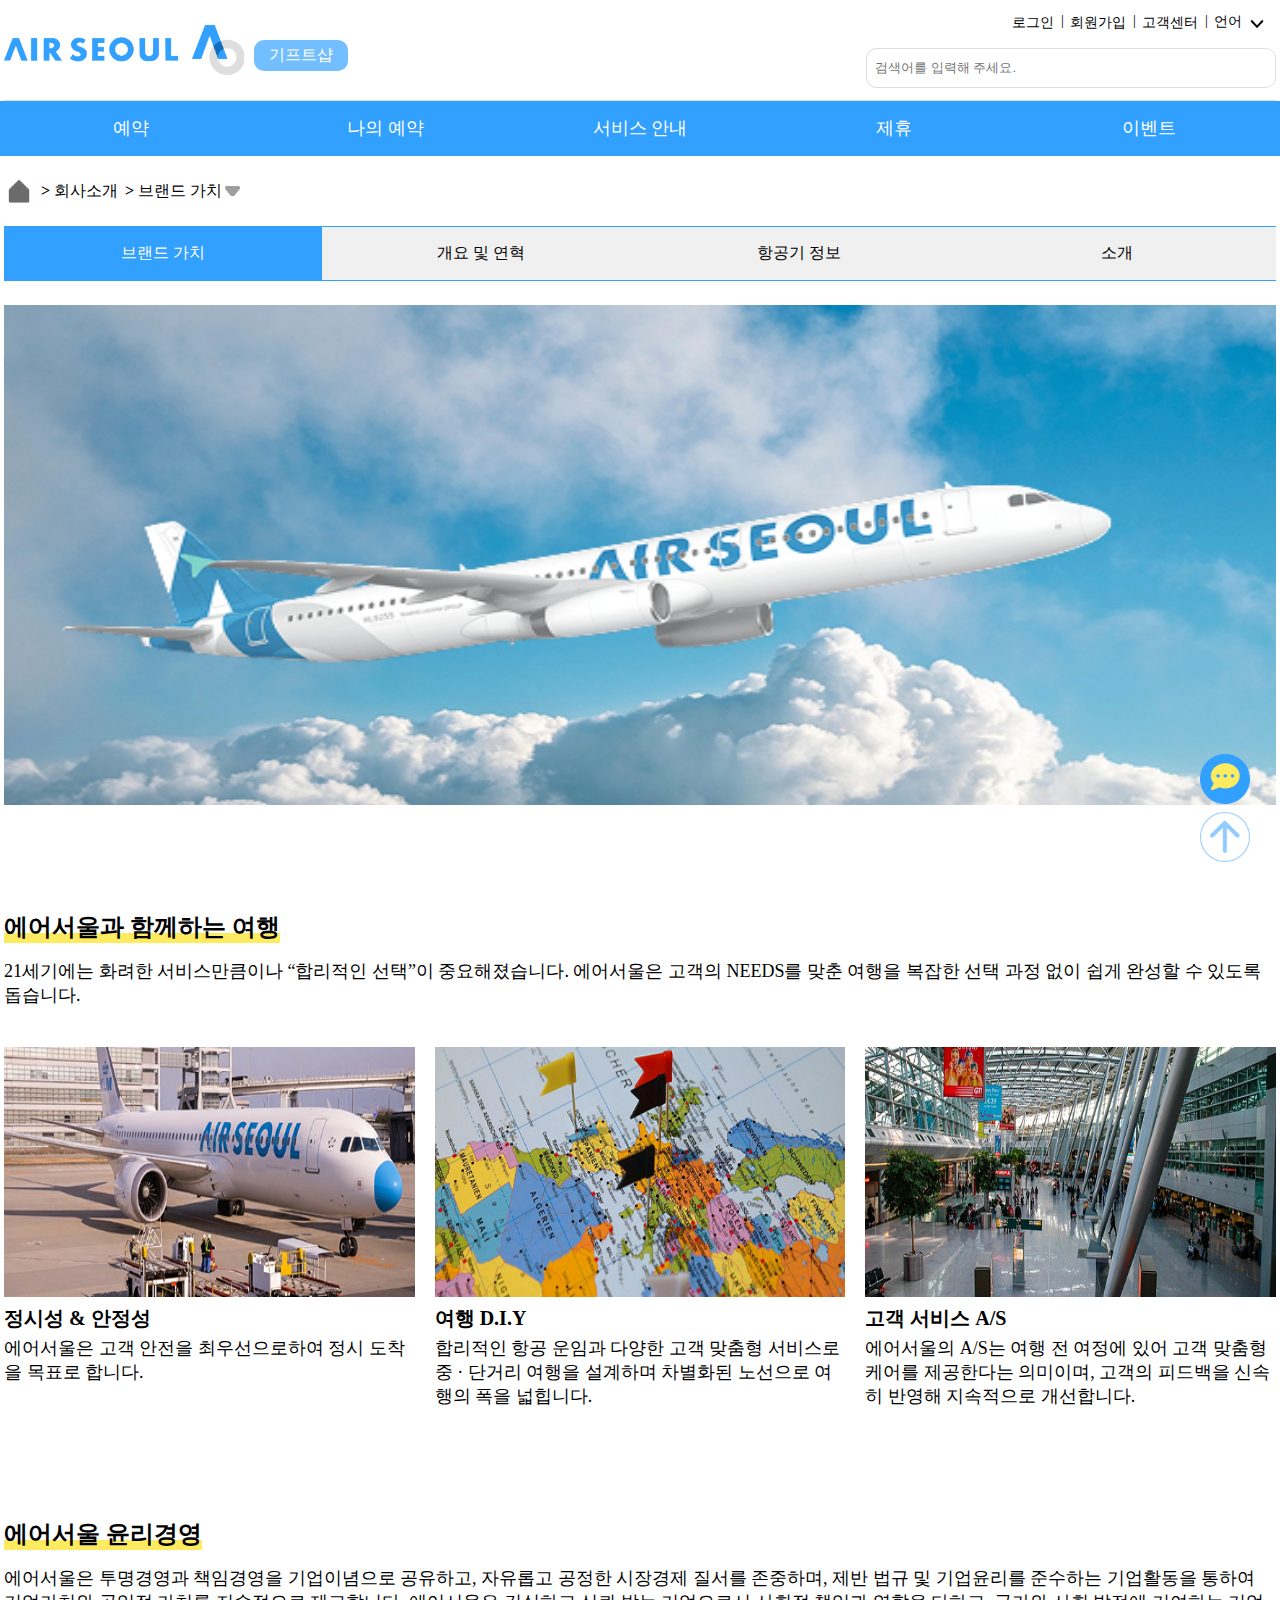
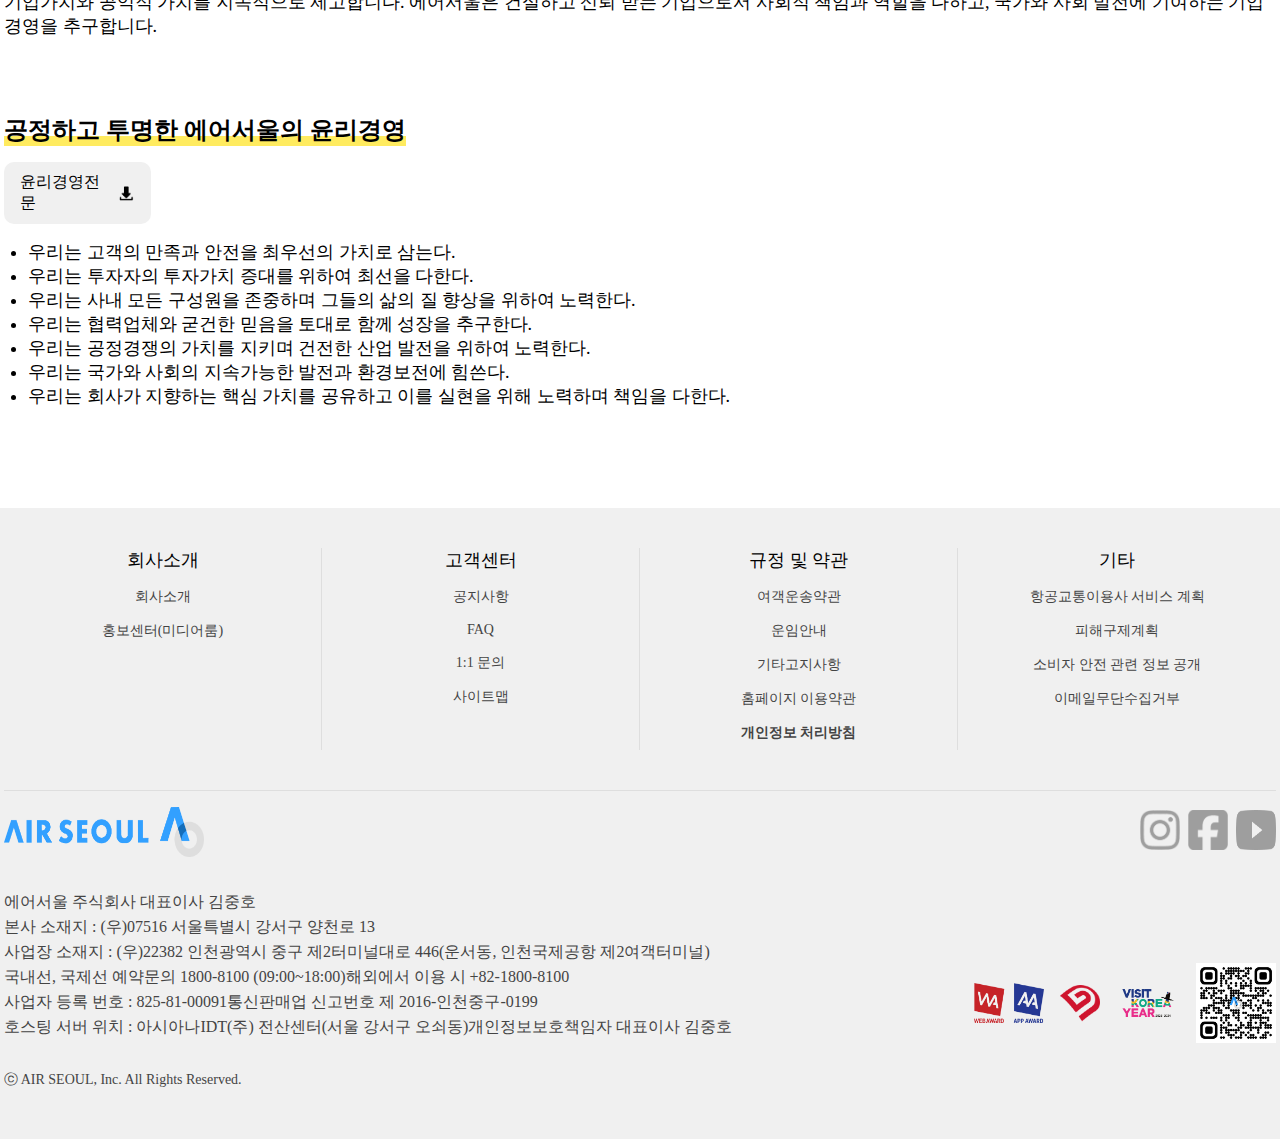
<file: sub_page/sub_page.html>
<!DOCTYPE html>
<html lang="ko">
<head>
    <meta charset="UTF-8">
    <meta name="viewport" content="width=device-width, initial-scale=1.0">
    <title>AIR SEOUL</title>
    <link rel="shortcut icon" href="../images/logo_icon.png" type="image/x-icon">
    <link rel="stylesheet" href="./css/brand_value.css">
    <link rel="preconnect" href="https://fonts.googleapis.com">
    <link rel="preconnect" href="https://fonts.gstatic.com" crossorigin>
    <link href="https://fonts.googleapis.com/css2?family=Noto+Sans+KR:wght@100..900&display=swap" rel="stylesheet">
    <script src="https://cdnjs.cloudflare.com/ajax/libs/jquery/3.7.1/jquery.min.js"></script>
    <script src="./js/brand_value.js"></script>
    <script>
        $(function(){
            const hamBtn = $('.hamburger_img');
            const gnb = $('.mo_gnb');
            const gnbClose = $('.close_img');

            hamBtn.on('click', () => {
                gnb.stop().animate({
                    left: '0%'
                },500);
                $('body').addClass('no_scroll');
            });

            gnbClose.on('click', () =>{
                gnb.stop().animate({
                    left: '100%'
                },500);
                $('body').removeClass('no_scroll');
            });
            // mobile_gnb_open_close

            $('.quick_menu .quick_top').on('click', (e) => {
                e.preventDefault();
                $('html, body').animate({scrollTop: 0}, 1000);
            });
            // quick_top
        });
    </script>
</head>
<body>
    <div class="header_outer">
        <header class="header">
            <a href="../index.html" class="back_img"></a>
            <h3 class="title">브랜드 가치</h3>
            <a href="../index.html" class="logo_img"></a>
            <a href="#" class="header_gift">기프트샵</a>
            <div class="hamburger_img"></div>
            <div class="header_right">
                <ul class="header_group">
                    <li><a href="#">로그인</a></li>
                    <li><a href="#">회원가입</a></li>
                    <li><a href="#">고객센터</a></li>
                    <li><a href="#">
                        <div class="lang_select">
                            <button class="select_btn">언어</button>
                            <ul>
                                <li data-value="1">한국어</li>
                                <li data-value="2">English</li>
                                <li data-value="3">日本語</li>
                                <li data-value="4">简体中文</li>
                                <li data-value="5">繁體中文</li>
                            </ul>
                        </div>
                    </a></li>
                </ul>
                <input type="search" class="header_search" placeholder="검색어를 입력해 주세요.">
                <div class="search_box">
                    <button class="search_txt">#마일리지</button>
                    <button class="search_txt">#사전 좌석 배정</button>
                    <button class="search_txt">#마일리지 적립</button>
                    <button class="search_txt">#마일리지 사용</button>
                    <button class="search_txt">#탑승 확인서</button>
                    <button class="search_txt">#체크인</button>
                    <button class="search_txt">#성수기</button>
                </div>
            </div>
        </header>
    </div>
    <!-- header -->

    <nav class="gnb">
        <ul class="gnb_menu">
            <li>
                <a href="./sub_page.html">
                    <p class="gnb_title">예약</p>
                </a>
                <ul class="gnb_sub_menu">
                    <li><a href="./sub_page.html">
                        항공권 예매
                    </a></li>
                    <li><a href=".e/sub_page.html">
                        운항 정보
                    </a></li>
                    <li><a href="./sub_page.html">
                        예약/운임/수수료 안내
                    </a></li>
                </ul>
            </li>
            <li>
                <a href="./sub_page.html">
                    <p class="gnb_title">나의 예약</p>
                </a>
                <ul class="gnb_sub_menu">
                    <li><a href="./sub_page.html">
                        예약 조회/변경/환불
                    </a></li>
                    <li><a href="./sub_page.html">
                        온라인 체크인
                    </a></li>
                    <li><a href="./sub_page.html">
                        부가서비스 추가 구매
                    </a></li>
                </ul>
            </li>
            <li>
                <a href="./sub_page.html">
                    <p class="gnb_title">서비스 안내</p>
                </a>
                <ul class="gnb_sub_menu">
                    <li><a href="./sub_page.html">
                        공항 서비스
                    </a></li>
                    <li><a href="./sub_page.html">
                        도움이 필요한 고객
                    </a></li>
                    <li><a href="./sub_page.html">
                        반려동물 동반 고객
                    </a></li>
                    <li><a href="./sub_page.html">
                        양식 다운로드
                    </a></li>
                    <li><a href="./sub_page.html">
                        기내 서비스
                    </a></li>
                    <li><a href="./sub_page.html">
                        부가 서비스
                    </a></li>
                </ul>
            </li>
            <li>
                <a href="./sub_page.html">
                    <p class="gnb_title">제휴</p>
                </a>
                <ul class="gnb_sub_menu">
                    <li><a href="./sub_page.html">
                        제휴사
                    </a></li>
                    <li><a href="/sub_page.html">
                        호텔
                    </a></li>
                    <li><a href="./sub_page.html">
                        렌터카
                    </a></li>
                    <li><a href="./sub_page.html">
                        투어/액티비티
                    </a></li>
                    <li><a href="./sub_page.html">
                        여행 보험
                    </a></li>
                    <li><a href="./sub_page.html">
                        제휴카드
                    </a></li>
                </ul>
            </a></li>
            <li>
                <a href="./sub_page.html">
                    <p class="gnb_title">이벤트</p>
                </a>
                <ul class="gnb_sub_menu">
                    <li><a href="./sub_page.html">
                        이벤트/프로모션
                    </a></li>
                    <li><a href="./sub_page.html">
                        서울패스
                    </a></li>
                </ul>
            </li>
        </ul>
    </nav>
    <!-- gnb -->
    
    <nav class="mo_gnb">
        <div class="gnb_top">
            <div class="lang_box">
                <div class="globe"></div>
                <div class="lang_select">
                    <button class="select_btn">한국어</button>
                    <ul>
                        <li data-value="1">한국어</li>
                        <li data-value="2">English</li>
                        <li data-value="3">日本語</li>
                        <li data-value="4">简体中文</li>
                        <li data-value="5">繁體中文</li>
                    </ul>
                </div>
            </div>
            <div class="line_char">
                <div class="line_img">
                    <img src="./images/kakao_icon_main01.png" alt="">
                </div>
                <div class="line_img">
                    <img src="./images/kakao_icon_main03.png" alt="">
                </div>
                <div class="line_img">
                    <img src="./images/kakao_icon_main05.png" alt="">
                </div>
                <div class="line_img">
                    <img src="./images/kakao_icon_main06.png" alt="">
                </div>
                <div class="line_img">
                    <img src="./images/kakao_icon_main02.png" alt="">
                </div>
            </div>
            <div class="close_img"></div>
        </div>
        <div class="gnb_mid">
            <div class="gnb_mid_flex">
                <h3>로그인 하시고<br/>
                다양한 서비스를 이용하세요!</h3>
                <div class="account">
                    <button class="sign_btn">회원가입</button>
                    <button class="login_btn">로그인</button>
                </div>
            </div>
            <input type="search" placeholder="검색어를 입력해 주세요.">
            <div class="zoom_img">
                <img src="./images/zoom_icon.png" alt="">
            </div>
        </div>
        <div class="bg"></div>
        <div class="gnb_bottom">
            <div class="gnb_meta">
                <a href="#booking" class="meta_on">예약</a>
                <a href="#my_booking">나의 예약</a>
                <a href="#sevice_guid">서비스 안내</a>
                <a href="#partnership">제휴</a>
                <a href="#event">이벤트</a>
                <a href="#about_us">회사소개</a>
            </div>
            <div class="menu" id="booking">
                <h3 class="first">예약</h3>
                <ul>
                    <li><a href="#">항공권 예매</a></li>
                    <li><a href="#">운항 정보 </a></li>
                    <li><a href="#">예약/운임/수수료 안내 </a></li>
                </ul>
            </div>
            <div class="menu" id="my_booking">
                <h3>나의 예약</h3>
                <ul>
                    <li><a href="#">예약 조회/변경/환불 </a></li>
                    <li><a href="#">온라인 체크인 </a></li>
                    <li><a href="#">부가서비스 추가 구매</a></li>
                </ul>
            </div>
            <div class="menu" id="sevice_guid">
                <h3>서비스 안내</h3>
                <ul>
                    <li><a href="#">공항 서비스 </a></li>
                    <li><a href="#">도움이 필요한 고객 </a></li>
                    <li><a href="#">민트펫 동반 고객</a></li>
                    <li><a href="#">양식 다운로드</a></li>
                    <li><a href="#">기내 서비스</a></li>
                    <li><a href="#">부가 서비스</a></li>
                </ul>
            </div>
            <div class="menu" id="partnership">
                <h3>제휴</h3>
                <ul>
                    <li><a href="#">제휴사 </a></li>
                    <li><a href="#">호텔 </a></li>
                    <li><a href="#">렌터카</a></li>
                    <li><a href="#">투어/액티비티</a></li>
                    <li><a href="#">여행 보험</a></li>
                    <li><a href="#">제휴 카드</a></li>
                </ul>
            </div>
            <div class="menu" id="event">
                <h3>이벤트</h3>
                <ul>
                    <li><a href="#">이벤트 프로모션 </a></li>
                    <li><a href="#">민트 패스 </a></li>
                </ul>
            </div>
            <div class="menu" id="about_us">
                <h3>회사소개</h3>
                <ul>
                    <li><a href="#">브랜드 가치 </a></li>
                    <li><a href="#">개요 및 연혁 </a></li>
                    <li><a href="#">항공기 정보</a></li>
                    <li><a href="#">CI 소개</a></li>
                </ul>
            </div>
            <div class="menu">
                <a href="#" class="giftshop">기프트샵</a>
            </div>
        </div>
    </nav>
    <!-- mo_gnb -->

    <nav class="breadcrumb">
        <ul>
            <li><a href="../index.html" class="home_img">
                <img src="./images/home_icon.png" alt="">
            </a></li>
            <li><a href="./sub_page.html">회사소개</a></li>
            <li>
                <div class="bread_select">
                    <button class="select_btn">브랜드 가치</button>
                    <ul>
                        <li data-value="1">브랜드 가치</li>
                        <li data-value="2">개요 및 연혁</li>
                        <li data-value="3">항공기 정보</li>
                        <li data-value="4">소개</li>
                    </ul>
                </div>
            </li>
        </ul>
    </nav>
    <!-- breadcrumb -->

    <ul class="about_us_list">
        <li class="list_on"><a href="#">
            <p>브랜드 가치</p>
        </a></li>
        <li><a href="#">
            <p>개요 및 연혁</p>
        </a></li>
        <li><a href="#">
            <p>항공기 정보</p>
        </a></li>
        <li><a href="#">
            <p>소개</p>
        </a></li>
    </ul>
    <!-- about_us_list -->

    <section class="wrap">
        <div class="airport_img">
            <img src="./images/airport.png" alt="">
        </div>

        <h3 class="title">에어서울과 함께하는 여행</h3>
        <p class="sub_title">
            21세기에는 화려한 서비스만큼이나 “합리적인 선택”이 중요해졌습니다.
            에어서울은 고객의 NEEDS를 맞춘 여행을 복잡한 선택 과정 없이 쉽게 완성할 수 있도록 돕습니다.
        </p>

        <div class="con_flex">
            <div class="con_box">
                <div class="con_airport_img">
                    <img src="./images/air_port.png" alt="">
                </div>
                <div class="con_txt">
                    <p class="bold">정시성 & 안정성</p>
                    <p>에어서울은 고객 안전을 최우선으로하여 정시 도착을 목표로 합니다.</p>
                </div>
            </div>

            <div class="con_box">
                <div class="con_trip_img">
                    <img src="./images/trip.png" alt="">
                </div>
                <div class="con_txt">
                    <p class="bold">여행 D.I.Y</p>
                    <p>합리적인 항공 운임과 다양한 고객 맞춤형 서비스로 중 · 단거리 여행을 설계하며 차별화된 노선으로 여행의 폭을 넓힙니다.</p>
                </div>
            </div>
            
            <div class="con_box">
                <div class="con_customer_img">
                    <img src="./images/customer.png" alt="">
                </div>
                <div class="con_txt">
                    <p class="bold">고객 서비스 A/S</p>
                    <p class="ma_bo">에어서울의 A/S는 여행 전 여정에 있어 고객 맞춤형 케어를 제공한다는 의미이며, 고객의 피드백을 신속히 반영해 지속적으로 개선합니다.</p>
                </div>
            </div>
        </div>

        <h3 class="title">에어서울 윤리경영</h3>
        <p class="sub_title">
            에어서울은 투명경영과 책임경영을 기업이념으로 공유하고, 자유롭고 공정한 시장경제 질서를 존중하며, 제반 법규 및 기업윤리를 준수하는 기업활동을 통하여 기업가치와 공익적 가치를 지속적으로 제고합니다. 에어서울은 건실하고 신뢰 받는 기업으로서 사회적 책임과 역할을 다하고, 국가와 사회 발전에 기여하는 기업경영을 추구합니다.
        </p>

        <h3 class="title">공정하고 투명한 에어서울의 윤리경영</h3>
        <a href="./ethical_file.pdf" class="pdf_btn" download target="_blank"
  rel="noopener">
            윤리경영전문
            <div class="download_img"></div>
        </a>
        <ul class="ethical_management">
            <li>우리는 고객의 만족과 안전을 최우선의 가치로 삼는다. </li>
            <li>우리는 투자자의 투자가치 증대를 위하여 최선을 다한다. </li>
            <li>우리는 사내 모든 구성원을 존중하며 그들의 삶의 질 향상을 위하여 노력한다.</li>
            <li>우리는 협력업체와 굳건한 믿음을 토대로 함께 성장을 추구한다. </li>
            <li>우리는 공정경쟁의 가치를 지키며 건전한 산업 발전을 위하여 노력한다.</li>
            <li>우리는 국가와 사회의 지속가능한 발전과 환경보전에 힘쓴다. </li>
            <li>우리는 회사가 지향하는 핵심 가치를 공유하고 이를 실현을 위해 노력하며 책임을 다한다.</li>
        </ul>
    </section>
    <!-- wrap -->

    <nav class="quick_menu">
        <ul>
            <li>
                <a href="#">
                    <img src="./images/chat_bot.png" alt="">
                </a>
            </li>
            <li class="quick_top">
                <a href="#">
                    <img src="./images/top_btn.png" alt="">
                </a>
            </li>
        </ul>
    </nav>
    <!-- quick_menu -->

    <nav class="button_nav">
        <ul>
            <li><a href="#">
                <div class="icon">
                    <img src="./images/home_icon.png" alt="">
                </div>
                <p>홈</p>
            </a></li>
            <li><a href="#">
                <div class="icon">
                    <img src="./images/resevation_icon.png" alt="">
                </div>
                <p>예매</p>
            </a></li>
            <li><a href="#">
                <div class="icon point">
                    <img src="./images/check_in_icon.png" alt="">
                </div>
                <p class="check_in">온라인 체크인</p>
            </a></li>
            <li><a href="#">
                <div class="icon">
                    <img src="./images/user_icon.png" alt="">
                </div>
                <p>마이페이지</p>
            </a></li>
            <li><a href="#">
                <div class="icon hamburger_img">
                    <img src="./images/menu_icon.png" alt="">
                </div>
                <p>메뉴</p>
            </a></li>
        </ul>
    </nav>

    <div class="footer_outer">
        <footer class="footer">
            <div class="footer_top">
                <div class="fot_top_box">
                    <p>회사소개</p>
                    <a href="./sub_page/sub_page.html">회사소개</a>
                    <a href="#" class="pc">홍보센터(미디어룸)</a>
                </div>
                <div class="fot_top_box ">
                    <p>고객센터</p>
                    <a href="#" class="pc">공지사항</a>
                    <a href="#" class="pc">FAQ</a>
                    <a href="#" class="pc">1:1 문의</a>
                    <a href="#" class="pc">사이트맵</a>
                </div>
                <div class="fot_top_box">
                    <p>규정 및 약관</p>
                    <a href="#">여객운송약관</a>
                    <a href="#" class="pc">운임안내</a>
                    <a href="#" class="pc">기타고지사항</a>
                    <a href="#" class="pc">홈페이지 이용약관</a>
                    <a href="#" class="bold">개인정보 처리방침</a>
                </div>
                <div class="fot_top_box">
                    <p>기타</p>
                    <a href="#">항공교통이용사 서비스 계획</a>
                    <a href="#" class="pc">피해구제계획</a>
                    <a href="#">소비자 안전 관련 정보 공개</a>
                    <a href="#">이메일무단수집거부</a>
                </div>
            </div>
            <div class="footer_bottom">
                <div class="logo_sns">
                    <div class="air_logo">
                        <img src="./images/logo.png" alt="">
                    </div>
                    <ul>
                        <li>
                            <a href="https://www.instagram.com/airseoul_official/?hl=ko">
                                <div>
                                    <img src="./images/sns-insta.png" alt="">
                                </div>
                            </a>
                        </li>
                        <li>
                            <a href="https://www.facebook.com/AirSeoul/?locale=ko_KR">
                                <div>
                                    <img src="./images/sns-facebook.png" alt="">
                                </div>
                            </a>
                        </li>
                        <li>
                            <a href="https://www.youtube.com/airseoul">
                                <div>
                                    <img src="./images/sns-youtube.png" alt="">
                                </div>
                            </a>
                        </li>
                    </ul>
                </div>
                <div class="view_detail">
                    <button>기업정보 자세히 보기
                        <div class="arrow"></div>
                    </button>
                    <div class="detail_txt">
                        <p>에어서울 주식회사 대표이사 김중호</p>
                        <p>본사 소재지 : (우)07516 서울특별시 강서구 양천로 13</p>
                        <p>사업장 소재지 : (우)22382 인천광역시 중구 제2터미널대로 446(운서동, 인천국제공항 제2여객터미널)</p>
                        <p>국내선, 국제선 예약문의 1800-8100 (09:00~18:00)해외에서 이용 시 +82-1800-8100</p>
                        <p>사업자 등록 번호 : 825-81-00091통신판매업 신고번호 제 2016-인천중구-0199</p>
                        <p>호스팅 서버 위치 : 아시아나IDT(주) 전산센터(서울 강서구 오쇠동)개인정보보호책임자 대표이사 김중호</p>
                    </div>
                </div>
                <ul class="sub_logo">
                    <li>
                        <a href="#">
                            <img src="./images/wa_logo.png" alt="">
                        </a>
                    </li>
                    <li>
                        <a href="#">
                            <img src="./images/gd_logo.png" alt="">
                        </a>
                    </li>
                    <li>
                        <a href="#">
                            <img src="./images/vkc_logo.png" alt="">
                        </a>
                    </li>
                    <li>
                        <a href="#" class="none_a">
                            <img src="./images/QRcode.png" alt="">
                        </a>
                    </li>
                </ul>
                <p class="copyright">ⓒ AIR SEOUL, Inc. All Rights Reserved.</p>
            </div>
        </footer>
        <!-- footer -->
    </div>
</body>
</html>
</file>
<file: sub_page/css/brand_value.css>
/********************** defualt **********************/
* {
  margin: 0;
  padding: 0;
}

li {
  list-style: none;
}

a {
  text-decoration: none;
  color: black;
}

body.gnb-open {
  overflow: hidden;
  width: 100%;
}

.no_scroll {
  overflow: hidden;
}

/********************** header **********************/
.header {
  height: 60px;
  background-color: white;
  display: flex;
  justify-content: space-between;
  align-items: center;
  border-bottom: 1px solid #DEDEDE;
}
.header .back_img {
  width: 20px;
  height: 35px;
  background-image: url("../images/back_icon.png");
  background-size: cover;
  margin-left: 16px;
}
.header .title {
  position: absolute;
  left: 50%;
  transform: translateX(-50%);
}
.header .header_gift {
  display: none;
}
.header .hamburger_img {
  width: 35px;
  height: 35px;
  background-image: url("../images/hamburger.png");
  background-size: cover;
  margin-right: 16px;
}
.header .header_right {
  display: none;
}

.gnb {
  display: none;
}

.mo_gnb {
  position: fixed;
  top: 0;
  left: 100%;
  overflow-y: auto;
  -webkit-overflow-scrolling: touch;
  scrollbar-width: none;
  -ms-overflow-style: none;
  width: 100%;
  height: 100vh;
  background-color: white;
  z-index: 1000;
}
.mo_gnb::-webkit-scrollbar,
.mo_gnb .gnb_scroll::-webkit-scrollbar {
  display: none;
}
.mo_gnb .gnb_top {
  padding: 0 16px;
  width: calc(100% - 32px);
  height: 60px;
  background-color: white;
  display: flex;
  justify-content: space-between;
  align-items: center;
  border-bottom: 1px solid #DEDEDE;
  position: sticky;
  top: 0;
  left: 0;
  z-index: 10;
}
.mo_gnb .gnb_top .lang_box {
  display: flex;
}
.mo_gnb .gnb_top .lang_box .globe {
  width: 20px;
  height: 20px;
  background-image: url("../images/world-globe.png");
  background-size: cover;
  transform: translateY(4px);
}
.mo_gnb .gnb_top .lang_box .lang_select {
  position: relative;
  min-width: 120px;
}
.mo_gnb .gnb_top .lang_box .lang_select .select_btn {
  border: none;
  background-color: white;
  color: black;
  font-size: 1.125rem;
  padding: 0 12px 0 8px;
  position: relative;
}
.mo_gnb .gnb_top .lang_box .lang_select .select_btn::before {
  content: "";
  background-image: url("../images/lang_arrow.png");
  background-size: cover;
  width: 20px;
  height: 20px;
  position: absolute;
  top: 50%;
  right: -8px;
  transform: translateY(-50%);
  z-index: 100;
}
.mo_gnb .gnb_top .lang_box .lang_select ul {
  display: none;
  position: absolute;
  top: 30px;
  left: -5px;
  width: 100%;
  border: 1px solid #DEDEDE;
  border-radius: 5px;
  z-index: 100;
}
.mo_gnb .gnb_top .lang_box .lang_select ul li {
  background-color: white;
  color: black;
  padding: 10px 12px;
  font-size: 1rem;
}
.mo_gnb .gnb_top .lang_box .lang_select ul li:hover {
  background-color: #DEDEDE;
}
.mo_gnb .gnb_top .line_char {
  display: flex;
  position: absolute;
  top: 70%;
  left: 70%;
  transform: translate(-70%, -90%);
  z-index: 0;
}
.mo_gnb .gnb_top .line_char .line_img {
  width: 30px;
  height: 30px;
}
.mo_gnb .gnb_top .line_char .line_img img {
  width: 100%;
  height: 100%;
}
.mo_gnb .gnb_top .close_img {
  width: 20px;
  height: 20px;
  background-image: url("../images/close.png");
  background-size: cover;
}
.mo_gnb .gnb_mid {
  margin: 0 16px 16px;
  position: relative;
}
.mo_gnb .gnb_mid h3 {
  margin-top: 40px;
  margin-bottom: 24px;
}
.mo_gnb .gnb_mid .account {
  margin-bottom: 16px;
}
.mo_gnb .gnb_mid .account .sign_btn {
  width: calc(50% - 4px);
  border: 1px solid #DEDEDE;
  box-sizing: border-box;
  background-color: white;
  padding: 7px 0;
  font-size: 1rem;
  border-radius: 10px;
}
.mo_gnb .gnb_mid .account .login_btn {
  width: calc(50% - 1px);
  border: none;
  background-color: #32a0ff;
  padding: 8px 0;
  font-size: 1rem;
  border-radius: 10px;
  color: white;
}
.mo_gnb .gnb_mid input {
  width: 100%;
  height: 40px;
  border: 1px solid #DEDEDE;
  border-radius: 10px;
  padding: 0 8px;
}
.mo_gnb .gnb_mid input::-moz-placeholder {
  color: black;
}
.mo_gnb .gnb_mid input::placeholder {
  color: black;
}
.mo_gnb .gnb_mid .zoom_img {
  width: 30px;
  height: 30px;
  position: absolute;
  bottom: 5px;
  right: 8px;
}
.mo_gnb .gnb_mid .zoom_img img {
  width: 100%;
  height: 100%;
}
.mo_gnb .bg {
  background-color: #DEDEDE;
  height: 16px;
}
.mo_gnb .gnb_bottom {
  margin: 16px;
}
.mo_gnb .gnb_bottom .gnb_meta {
  width: 100%;
  height: 70px;
  display: flex;
  align-items: center;
  overflow-x: auto;
  scrollbar-width: none;
  white-space: nowrap;
  margin-bottom: 24px;
  position: sticky;
  top: 60px;
  left: 0;
  background-color: white;
}
.mo_gnb .gnb_bottom .gnb_meta a {
  padding: 8px 15px;
  background-color: #F0F0F0;
  border-radius: 10px;
  margin-right: 8px;
}
.mo_gnb .gnb_bottom .gnb_meta a:last-child {
  margin-right: 0;
}
.mo_gnb .gnb_bottom .gnb_meta a.meta_on {
  background-color: #32a0ff;
  color: white;
}
.mo_gnb .gnb_bottom .menu h3 {
  border-bottom: 1px solid #DEDEDE;
  padding-bottom: 8px;
  margin-bottom: 8px;
  margin-top: 40px;
}
.mo_gnb .gnb_bottom .menu .first {
  margin-top: 0;
}
.mo_gnb .gnb_bottom .menu ul li a {
  display: block;
  padding: 12px 0;
}
.mo_gnb .gnb_bottom .menu:last-child {
  margin-bottom: 40px;
}
.mo_gnb .gnb_bottom .menu .giftshop {
  display: block;
  font-size: 1.125rem;
  font-weight: 600;
  border-bottom: 1px solid #DEDEDE;
  padding-bottom: 8px;
  margin-bottom: 8px;
  margin-top: 40px;
}

/********************** breadcrumb **********************/
.breadcrumb {
  display: none;
}

/********************** about_us_list **********************/
.about_us_list {
  margin: 16px;
  border-top: 1px solid #32a0ff;
  border-bottom: 1px solid #32a0ff;
  display: flex;
}
.about_us_list li {
  width: 25%;
  text-align: center;
  padding: 12px 0;
  background-color: #F0F0F0;
}
.about_us_list li.list_on {
  background-color: #32a0ff;
}
.about_us_list li.list_on a {
  color: white;
}

/********************** wrap **********************/
.wrap {
  padding: 16px;
}
.wrap .airport_img {
  width: 100%;
  height: 200px;
}
.wrap .airport_img img {
  width: 100%;
  height: 100%;
}
.wrap .title {
  display: inline-block;
  position: relative;
  margin-bottom: 16px;
  margin-top: 56px;
  z-index: 10;
}
.wrap .title::before {
  content: "";
  position: absolute;
  bottom: 0;
  left: 0;
  width: 100%;
  height: 10px;
  background-color: #ffeb5f;
  z-index: -1;
}
.wrap .sub_title {
  font-size: 0.875rem;
  margin-bottom: 48px;
}
.wrap .con_airport_img,
.wrap .con_trip_img,
.wrap .con_customer_img {
  width: 100%;
  height: 200px;
  margin-bottom: 8px;
}
.wrap .con_airport_img img,
.wrap .con_trip_img img,
.wrap .con_customer_img img {
  width: 100%;
  height: 100%;
}
.wrap .con_box .bold {
  font-weight: 600;
  margin-bottom: 0;
}
.wrap .con_box p {
  margin-bottom: 48px;
}
.wrap .ma_bo {
  margin-bottom: 48px;
}
.wrap .pdf_btn {
  width: 115px;
  background-color: #F0F0F0;
  padding: 10px 16px;
  font-weight: 500;
  display: flex;
  align-items: center;
  border-radius: 10px;
  margin-bottom: 16px;
}
.wrap .pdf_btn .download_img {
  width: 20px;
  height: 20px;
  background-image: url("../images/download.png");
  background-size: cover;
  margin-left: 4px;
}
.wrap .ethical_management {
  padding: 0 20px 54px;
}
.wrap .ethical_management li {
  list-style: disc;
  font-size: 0.875rem;
}

/********************** quick_menu **********************/
.quick_menu {
  position: fixed;
  bottom: 70px;
  right: 16px;
  z-index: 100;
}
.quick_menu ul li {
  margin-bottom: 8px;
}
.quick_menu ul li a {
  display: block;
  width: 40px;
  height: 40px;
}
.quick_menu ul li a img {
  width: 100%;
  height: 100%;
}

/********************** button_nav **********************/
.button_nav {
  position: fixed;
  bottom: 0;
  left: 0;
  width: 100%;
  background-color: white;
  border-radius: 10px 10px 0 0;
  z-index: 100;
}
.button_nav ul {
  height: 70px;
  display: flex;
  justify-content: space-between;
  align-items: center;
}
.button_nav ul li {
  width: 20%;
}
.button_nav ul li a {
  text-align: center;
}
.button_nav ul li a .icon {
  display: block;
  margin: 0 auto;
  width: 21px;
  height: 23px;
}
.button_nav ul li a .icon img {
  width: 100%;
  height: 100%;
}
.button_nav ul li a p {
  font-size: 0.75rem;
  color: #6B6B6B;
}
.button_nav ul li a .point {
  background-color: #32a0ff;
  padding: 10px;
  width: 23px;
  height: 23px;
  border-radius: 10px;
  transform: translateY(-12px);
}
.button_nav ul li a .check_in {
  font-size: 11px;
  font-weight: 600;
  position: relative;
  top: -9px;
}

/********************** footer **********************/
.footer_outer {
  background-color: #F0F0F0;
}
.footer_outer .footer .footer_top {
  padding: 16px 16px;
  display: flex;
  flex-wrap: wrap;
  font-size: 0.875rem;
  border-bottom: 1px solid #DEDEDE;
}
.footer_outer .footer .footer_top p {
  display: none;
}
.footer_outer .footer .footer_top a {
  color: #444444;
  padding: 8px;
}
.footer_outer .footer .footer_top .pc {
  display: none;
}
.footer_outer .footer .footer_top .bold {
  font-weight: 600;
}
.footer_outer .footer_bottom {
  margin: 16px 16px 0;
  padding-bottom: 100px;
}
.footer_outer .footer_bottom .logo_sns {
  display: flex;
  justify-content: space-between;
  margin-bottom: 32px;
}
.footer_outer .footer_bottom .logo_sns .air_logo {
  width: 200px;
  height: 50px;
}
.footer_outer .footer_bottom .logo_sns .air_logo img {
  width: 100%;
  height: 100%;
}
.footer_outer .footer_bottom .logo_sns ul {
  display: flex;
  align-items: center;
}
.footer_outer .footer_bottom .logo_sns ul li {
  margin-right: 8px;
}
.footer_outer .footer_bottom .logo_sns ul li div {
  display: inline-block;
  line-height: 50px;
  width: 40px;
  height: 40px;
}
.footer_outer .footer_bottom .logo_sns ul li div img {
  width: 100%;
  height: 100%;
}
.footer_outer .footer_bottom .logo_sns ul li:last-child {
  margin-right: 0px;
}
.footer_outer .footer_bottom .view_detail button {
  position: relative;
  width: 100%;
  text-align: start;
  border: none;
  font-size: 1rem;
  background-color: #F0F0F0;
  margin-bottom: 32px;
  color: black;
}
.footer_outer .footer_bottom .view_detail button .arrow {
  position: absolute;
  top: 50%;
  right: 10px;
  transform: translateY(-50%);
  width: 12px;
  height: 9px;
  background-image: url("../images/arrow_down.png");
  background-size: cover;
}
.footer_outer .footer_bottom .view_detail button .arrow.arrow_on {
  background-image: url("../images/arrow_up.png");
}
.footer_outer .footer_bottom .view_detail .detail_txt {
  font-size: 0.875rem;
  line-height: 25px;
  color: #444444;
  margin-bottom: 32px;
  display: none;
}
.footer_outer .footer_bottom .view_detail .detail_txt.open {
  display: block;
}
.footer_outer .footer_bottom .sub_logo {
  display: flex;
  margin-bottom: 16px;
  align-items: center;
}
.footer_outer .footer_bottom .sub_logo li a {
  display: block;
  width: 40px;
  height: 40px;
  margin-left: 16px;
}
.footer_outer .footer_bottom .sub_logo li a img {
  width: 100%;
  height: 100%;
}
.footer_outer .footer_bottom .sub_logo li:first-child a {
  width: 70px;
  height: 40px;
  margin-left: 0;
}
.footer_outer .footer_bottom .sub_logo li:nth-child(3) a {
  width: 80px;
  height: 40px;
  margin-left: 8px;
}
.footer_outer .footer_bottom .sub_logo li .none_a {
  width: 80px;
  height: 80px;
  margin-left: 8px;
  display: none;
}
.footer_outer .footer_bottom .copyright {
  font-size: 0.75rem;
  color: #444444;
}

/********************** tablet01 **********************/
@media all and (min-width: 601px) and (max-width: 768px) {
  /********************** header **********************/
  .header .back_img {
    margin-left: 20px;
  }
  .header .hamburger_img {
    margin-right: 20px;
  }
  .mo_gnb .gnb_top {
    padding: 0 20px;
  }
  .mo_gnb .gnb_top .line_char {
    top: 50%;
    left: 50%;
    transform: translate(-50%, -50%);
  }
  .mo_gnb .gnb_top .line_char .line_img {
    width: 40px;
    height: 40px;
  }
  .mo_gnb .gnb_top .line_char .line_img img {
    width: 100%;
    height: 100%;
  }
  .mo_gnb .gnb_top .close_img {
    margin-right: 10px;
  }
  .mo_gnb .gnb_mid {
    margin: 0 20px 24px;
  }
  .mo_gnb .gnb_mid .gnb_mid_flex {
    display: flex;
    justify-content: space-between;
    align-items: end;
    margin-bottom: 16px;
    margin-top: 16px;
  }
  .mo_gnb .gnb_mid .gnb_mid_flex .account {
    width: 60%;
  }
  .mo_gnb .gnb_mid .gnb_mid_flex .account .sign_btn {
    padding: 12px 0;
    font-weight: 600;
  }
  .mo_gnb .gnb_mid .gnb_mid_flex .account .login_btn {
    padding: 13px 0;
    font-weight: 600;
  }
  .mo_gnb .gnb_mid input {
    width: 100%;
    height: 50px;
    padding: 0 10px;
    font-size: 1.125rem;
  }
  .mo_gnb .gnb_mid .zoom_img {
    bottom: 10px;
    right: 10px;
  }
  .mo_gnb .gnb_bottom {
    margin: 20px;
  }
  .mo_gnb .gnb_bottom .gnb_meta a {
    padding: 12px 20px;
  }
  .mo_gnb .gnb_bottom .menu h3 {
    font-size: 1.25rem;
  }
  .mo_gnb .gnb_bottom .menu ul li {
    font-size: 1.125rem;
  }
  .mo_gnb .gnb_bottom .menu ul li a {
    padding: 14px 0;
  }
  /********************** about_us_list **********************/
  .about_us_list {
    margin: 20px;
  }
  .about_us_list li {
    font-size: 1.125rem;
    padding: 15px 0;
  }
  /********************** wrap **********************/
  .wrap {
    padding: 20px;
  }
  .wrap .airport_img {
    width: 100%;
    height: 300px;
  }
  .wrap .title {
    font-size: 1.25rem;
    margin-top: 56px;
  }
  .wrap .sub_title {
    font-size: 1rem;
    margin-bottom: 54px;
  }
  .wrap .con_box {
    display: flex;
    align-items: center;
    margin-bottom: 16px;
  }
  .wrap .con_box .con_airport_img,
  .wrap .con_box .con_trip_img,
  .wrap .con_box .con_customer_img {
    width: calc(50% - 4px);
    height: 200px;
  }
  .wrap .con_box .con_airport_img img,
  .wrap .con_box .con_trip_img img,
  .wrap .con_box .con_customer_img img {
    width: 100%;
    height: 100%;
  }
  .wrap .con_box .con_txt {
    width: calc(50% - 4px);
    margin-left: 8px;
  }
  .wrap .con_box .con_txt .bold {
    font-weight: 600;
    margin-bottom: 8px;
  }
  .wrap .ma_bo {
    margin-bottom: 0;
  }
  .wrap .pdf_btn {
    width: 135px;
    padding: 15px 18px;
    font-size: 1.125rem;
  }
  .wrap .pdf_btn .download_img {
    width: 25px;
    height: 25px;
  }
  .wrap .ethical_management {
    padding: 0 0 64px 20px;
  }
  .wrap .ethical_management li {
    list-style: disc;
    font-size: 1rem;
  }
  /********************** quick_menu **********************/
  .quick_menu ul li a {
    width: 50px;
    height: 50px;
  }
  /********************** button_nav **********************/
  .button_nav ul li a p {
    font-size: 0.875rem;
    font-weight: 500;
  }
  .button_nav ul li a .check_in {
    font-size: 0.875rem;
  }
  /********************** footer **********************/
  .footer_outer .footer .footer_top {
    padding: 20px 20px;
    font-size: 1rem;
  }
  .footer_outer .footer .footer_top a {
    padding: 12px;
  }
  .footer_outer .footer_bottom {
    margin: 20px 20px 0;
  }
  .footer_outer .footer_bottom .logo_sns {
    margin-bottom: 40px;
  }
  .footer_outer .footer_bottom .view_detail button .arrow {
    width: 20px;
    height: 15px;
  }
  .footer_outer .footer_bottom .view_detail .detail_txt {
    font-size: 1rem;
  }
  .footer_outer .footer_bottom .sub_logo li .none_a {
    display: block;
  }
  .footer_outer .footer_bottom .copyright {
    font-size: 0.875rem;
  }
}
/********************** tablet02 **********************/
@media all and (min-width: 769px) and (max-width: 1024px) {
  /********************** header **********************/
  .header .back_img {
    margin-left: 20px;
  }
  .header .hamburger_img {
    margin-right: 20px;
  }
  .mo_gnb .gnb_top {
    padding: 0 20px;
  }
  .mo_gnb .gnb_top .line_char {
    top: 50%;
    left: 50%;
    transform: translate(-50%, -50%);
  }
  .mo_gnb .gnb_top .line_char .line_img {
    width: 40px;
    height: 40px;
  }
  .mo_gnb .gnb_top .line_char .line_img img {
    width: 100%;
    height: 100%;
  }
  .mo_gnb .gnb_top .close_img {
    margin-right: 10px;
  }
  .mo_gnb .gnb_mid {
    margin: 0 20px 24px;
  }
  .mo_gnb .gnb_mid .gnb_mid_flex {
    display: flex;
    justify-content: space-between;
    align-items: end;
    margin-bottom: 16px;
    margin-top: 16px;
  }
  .mo_gnb .gnb_mid .gnb_mid_flex .account {
    width: 60%;
  }
  .mo_gnb .gnb_mid .gnb_mid_flex .account .sign_btn {
    padding: 15px 0;
    font-weight: 600;
  }
  .mo_gnb .gnb_mid .gnb_mid_flex .account .login_btn {
    padding: 16px 0;
    font-weight: 600;
  }
  .mo_gnb .gnb_mid input {
    width: 100%;
    height: 50px;
    padding: 0 10px;
    font-size: 1.125rem;
  }
  .mo_gnb .gnb_mid .zoom_img {
    bottom: 10px;
    right: 10px;
  }
  .mo_gnb .gnb_bottom {
    margin: 20px;
  }
  .mo_gnb .gnb_bottom .gnb_meta a {
    padding: 15px 24px;
    margin-right: 10px;
  }
  .mo_gnb .gnb_bottom .menu h3 {
    font-size: 1.25rem;
  }
  .mo_gnb .gnb_bottom .menu ul li {
    font-size: 1.125rem;
  }
  .mo_gnb .gnb_bottom .menu ul li a {
    padding: 14px 0;
  }
  /********************** about_us_list **********************/
  .about_us_list {
    margin: 20px;
  }
  .about_us_list li {
    font-size: 1.125rem;
    padding: 15px 0;
  }
  /********************** wrap **********************/
  .wrap {
    padding: 20px;
  }
  .wrap .airport_img {
    width: 100%;
    height: 350px;
  }
  .wrap .title {
    font-size: 1.25rem;
    margin-top: 56px;
  }
  .wrap .sub_title {
    font-size: 1rem;
    margin-bottom: 64px;
  }
  .wrap .con_box {
    display: flex;
    align-items: center;
    margin-bottom: 16px;
  }
  .wrap .con_box .con_airport_img,
  .wrap .con_box .con_trip_img,
  .wrap .con_box .con_customer_img {
    width: calc(50% - 5px);
    height: 200px;
  }
  .wrap .con_box .con_airport_img img,
  .wrap .con_box .con_trip_img img,
  .wrap .con_box .con_customer_img img {
    width: 100%;
    height: 100%;
  }
  .wrap .con_box .con_txt {
    width: calc(50% - 5px);
    margin-left: 10px;
  }
  .wrap .con_box .con_txt .bold {
    font-weight: 600;
    margin-bottom: 8px;
  }
  .wrap .ma_bo {
    margin-bottom: 0;
  }
  .wrap .pdf_btn {
    width: 135px;
    padding: 15px 18px;
    font-size: 1.125rem;
  }
  .wrap .pdf_btn .download_img {
    width: 25px;
    height: 25px;
  }
  .wrap .ethical_management {
    padding: 0 0 64px 20px;
  }
  .wrap .ethical_management li {
    list-style: disc;
    font-size: 1rem;
  }
  /********************** quick_menu **********************/
  .quick_menu ul li a {
    width: 55px;
    height: 55px;
  }
  /********************** button_nav **********************/
  .button_nav ul li a .icon {
    width: 27px;
    height: 29px;
  }
  .button_nav ul li a .icon img {
    width: 100%;
    height: 100%;
  }
  .button_nav ul li a p {
    font-size: 1rem;
    font-weight: 500;
  }
  .button_nav ul li a .check_in {
    font-size: 1rem;
  }
  /********************** footer **********************/
  .footer_outer .footer .footer_top {
    padding: 20px 20px;
    font-size: 1rem;
  }
  .footer_outer .footer .footer_top a {
    padding: 12px;
  }
  .footer_outer .footer_bottom {
    margin: 20px 20px 0;
  }
  .footer_outer .footer_bottom .logo_sns {
    margin-bottom: 40px;
  }
  .footer_outer .footer_bottom .view_detail button .arrow {
    width: 20px;
    height: 15px;
  }
  .footer_outer .footer_bottom .view_detail .detail_txt {
    font-size: 1rem;
  }
  .footer_outer .footer_bottom .sub_logo li .none_a {
    display: block;
  }
  .footer_outer .footer_bottom .copyright {
    font-size: 0.875rem;
  }
}
/********************** pc **********************/
@media all and (min-width: 1025px) {
  /********************** header **********************/
  .header_outer {
    background-color: white;
  }
  .header_outer .header {
    width: 1272px;
    height: 100px;
    margin: 0 auto;
    justify-content: space-between;
    position: relative;
  }
  .header_outer .header .title {
    display: none;
  }
  .header_outer .header .back_img {
    display: none;
  }
  .header_outer .header .logo_img {
    width: 240px;
    height: 50px;
    background-image: url("../images/logo.png");
    background-size: cover;
    margin-left: 0;
  }
  .header_outer .header .header_gift {
    display: block;
    position: absolute;
    top: 40px;
    left: 250px;
    background-color: #73BEFF;
    color: white;
    padding: 5px 15px;
    border-radius: 10px;
  }
  .header_outer .header .hamburger_img {
    display: none;
  }
  .header_outer .header .header_right {
    display: block;
  }
  .header_outer .header .header_right .header_group {
    display: flex;
    justify-content: end;
    align-items: center;
    margin-bottom: 16px;
    margin-right: 18px;
    position: relative;
  }
  .header_outer .header .header_right .header_group li {
    margin-right: 16px;
    position: relative;
  }
  .header_outer .header .header_right .header_group li a {
    font-size: 0.875rem;
  }
  .header_outer .header .header_right .header_group li a::before {
    content: "|";
    position: absolute;
    top: 0;
    left: -9px;
  }
  .header_outer .header .header_right .header_group li:first-child a::before {
    content: none;
  }
  .header_outer .header .header_right .header_group li .lang_select {
    position: relative;
  }
  .header_outer .header .header_right .header_group li .lang_select ul {
    display: none;
    position: absolute;
    top: 30px;
    left: -65px;
    width: 125px;
    border: 1px solid #DEDEDE;
    border-radius: 5px;
    z-index: 100;
  }
  .header_outer .header .header_right .header_group li .lang_select ul li {
    background-color: white;
    color: black;
    width: 101px;
    padding: 10px 12px;
    font-size: 0.875rem;
  }
  .header_outer .header .header_right .header_group li .lang_select ul li:hover {
    background-color: #DEDEDE;
  }
  .header_outer .header .header_right .header_group li .lang_select .select_btn {
    border: none;
    background-color: white;
    font-size: 0.875rem;
    cursor: pointer;
  }
  .header_outer .header .header_right .header_group li .lang_select .select_btn::before {
    content: "";
    position: absolute;
    top: 0;
    right: -25px;
    width: 20px;
    height: 15px;
    background-image: url("../images/lang_arrow.png");
    background-size: cover;
    cursor: pointer;
  }
  .header_outer .header .header_right .header_search {
    width: 410px;
    height: 40px;
    padding: 0 8px;
    border: none;
    border: 1px solid #DEDEDE;
    border-radius: 10px;
  }
  .header_outer .header .header_right .search_box {
    position: absolute;
    top: 100px;
    right: 0;
    padding: 16px;
    width: 378px;
    border: 1px solid #DEDEDE;
    background-color: white;
    border-radius: 10px;
    z-index: 10000;
    display: none;
  }
  .header_outer .header .header_right .search_box .search_txt {
    background-color: #F0F0F0;
    color: #444444;
    border: 1px solid #DEDEDE;
    padding: 5px 12px;
    border-radius: 10px;
    margin: 4px;
    cursor: pointer;
  }
  .header_outer .header .header_right .search_box.search_open {
    display: block;
  }
  .gnb {
    display: block;
    width: 100%;
    height: 55px;
    background-color: #32a0ff;
  }
  .gnb .gnb_menu {
    width: 1272px;
    margin: 0 auto;
    display: flex;
  }
  .gnb .gnb_menu > li {
    width: 20%;
    height: 55px;
    text-align: center;
    line-height: 55px;
    background-color: #32a0ff;
    position: relative;
  }
  .gnb .gnb_menu > li a {
    font-size: 1.125rem;
    font-weight: 500;
    color: white;
  }
  .gnb .gnb_menu > li .gnb_sub_menu {
    position: absolute;
    top: 55px;
    left: 0;
    width: 100%;
    height: 0;
    margin: 0 auto;
    background-color: white;
    overflow: hidden;
    transition: height 0.3s ease;
    z-index: 10000;
  }
  .gnb .gnb_menu > li .gnb_sub_menu li a {
    font-size: 0.875rem;
    color: black;
  }
  .gnb .gnb_menu > li .gnb_sub_menu li a:hover {
    text-decoration: underline;
  }
  .gnb .gnb_menu > li:hover {
    background-color: #73BEFF;
  }
  .gnb .gnb_menu > li:hover .gnb_sub_menu {
    background-color: #F0F0F0;
  }
  .gnb .gnb_menu:hover .gnb_sub_menu {
    height: 350px;
  }
  /********************** breadcrumb **********************/
  .breadcrumb {
    width: 1272px;
    margin: 20px auto;
    display: block;
  }
  .breadcrumb > ul {
    display: flex;
    align-items: center;
  }
  .breadcrumb > ul > li {
    position: relative;
  }
  .breadcrumb > ul > li a {
    margin-right: 20px;
    display: block;
  }
  .breadcrumb > ul > li .home_img {
    width: 30px;
    height: 30px;
  }
  .breadcrumb > ul > li .home_img img {
    width: 100%;
    height: 100%;
  }
  .breadcrumb > ul > li::before {
    content: ">";
    position: absolute;
    top: 50%;
    right: 4px;
    font-weight: 600;
    transform: translateY(-50%);
  }
  .breadcrumb > ul > li:last-child::before {
    content: none;
  }
  .breadcrumb > ul > li .bread_select {
    position: relative;
  }
  .breadcrumb > ul > li .bread_select .select_btn {
    position: relative;
    border: none;
    background-color: white;
    font-size: 16px;
    cursor: pointer;
  }
  .breadcrumb > ul > li .bread_select .select_btn::before {
    content: "";
    position: absolute;
    top: 50%;
    right: -18px;
    transform: translateY(-50%);
    width: 15px;
    height: 10px;
    background-image: url("../images/arrow_down.png");
    background-size: cover;
  }
  .breadcrumb > ul > li .bread_select ul {
    display: none;
    width: 100px;
    position: absolute;
    top: auto;
    left: -5px;
    border: 1px solid #DEDEDE;
    background-color: white;
    border-radius: 5px;
  }
  .breadcrumb > ul > li .bread_select ul li {
    padding: 8px;
  }
  .breadcrumb > ul > li .bread_select ul li:hover {
    background-color: #F0F0F0;
    cursor: pointer;
  }
  /********************** about_us_list **********************/
  .about_us_list {
    width: 1272px;
    margin: 0 auto 24px;
    align-items: center;
  }
  .about_us_list li {
    width: 25%;
    text-align: center;
    padding: 16px 0;
    font-weight: 500;
  }
  /********************** wrap **********************/
  .wrap {
    padding: 0;
    width: 1272px;
    margin: 0 auto;
  }
  .wrap .airport_img {
    width: 100%;
    height: 500px;
    margin-bottom: 50px;
  }
  .wrap .title {
    font-size: 1.5rem;
  }
  .wrap .sub_title {
    font-size: 1.125rem;
    margin-bottom: 20px;
  }
  .wrap .con_airport_img,
  .wrap .con_trip_img,
  .wrap .con_customer_img {
    width: 100%;
    height: 250px;
  }
  .wrap .con_flex {
    display: flex;
    margin-bottom: 54px;
    margin-top: 40px;
  }
  .wrap .con_flex .con_box {
    width: calc((100% - 40px) / 3);
    margin-right: 20px;
  }
  .wrap .con_flex .con_box .bold {
    font-size: 1.25rem;
    margin-bottom: 4px;
  }
  .wrap .con_flex .con_box p {
    font-size: 1.125rem;
    margin-bottom: 0;
  }
  .wrap .con_flex .con_box:last-child {
    margin-right: 0;
  }
  .wrap .ma_bo {
    margin-bottom: 0;
  }
  .wrap .pdf_btn {
    width: 115px;
  }
  .wrap .ethical_management {
    padding: 0 0 0 24px;
    margin-bottom: 100px;
  }
  .wrap .ethical_management li {
    font-size: 1.125rem;
  }
  /********************** quick_menu **********************/
  .quick_menu {
    right: 30px;
    bottom: 30px;
  }
  .quick_menu ul li a {
    width: 50px;
    height: 50px;
  }
  /********************** button_nav **********************/
  .button_nav {
    display: none;
  }
  /********************** footer **********************/
  .footer_outer {
    background-color: #F0F0F0;
  }
  .footer_outer .footer {
    width: 1272px;
    margin: 0 auto;
  }
  .footer_outer .footer .footer_top {
    display: grid;
    grid-template-columns: repeat(4, 1fr);
    padding: 40px 0;
    font-size: 0.875rem;
    border-bottom: 1px solid #DEDEDE;
  }
  .footer_outer .footer .footer_top .fot_top_box {
    border-right: 1px solid #DEDEDE;
    text-align: center;
  }
  .footer_outer .footer .footer_top .fot_top_box:last-child {
    border-right: none;
  }
  .footer_outer .footer .footer_top .fot_top_box p {
    display: block;
    font-size: 1.125rem;
    font-weight: 500;
    margin-bottom: 8px;
  }
  .footer_outer .footer .footer_top .fot_top_box a {
    display: block;
    padding: 8px;
  }
  .footer_outer .footer .footer_top .fot_top_box a:hover {
    text-decoration: underline;
  }
  .footer_outer .footer .footer_top .fot_top_box .pc {
    display: block;
  }
  .footer_outer .footer_bottom {
    width: 1272px;
    margin: 16px auto 0;
    padding-bottom: 50px;
    position: relative;
  }
  .footer_outer .footer_bottom .logo_sns {
    margin-bottom: 32px;
  }
  .footer_outer .footer_bottom .view_detail button {
    display: none;
  }
  .footer_outer .footer_bottom .view_detail .detail_txt {
    font-size: 1rem;
    font-weight: 500;
    display: block;
  }
  .footer_outer .footer_bottom .sub_logo {
    display: flex;
    margin-bottom: 16px;
    position: absolute;
    bottom: 80px;
    right: 0;
  }
  .footer_outer .footer_bottom .sub_logo li a {
    display: block;
    width: 40px;
    height: 40px;
    margin-left: 16px;
  }
  .footer_outer .footer_bottom .sub_logo li a img {
    width: 100%;
    height: 100%;
  }
  .footer_outer .footer_bottom .sub_logo li:first-child a {
    width: 70px;
    height: 40px;
    margin-left: 0;
  }
  .footer_outer .footer_bottom .sub_logo li:nth-child(3) a {
    width: 80px;
    height: 40px;
    margin-left: 8px;
  }
  .footer_outer .footer_bottom .sub_logo li .none_a {
    display: block;
  }
  .footer_outer .footer_bottom .copyright {
    font-size: 0.875rem;
    color: #444444;
  }
}/*# sourceMappingURL=brand_value.css.map */
</file>
